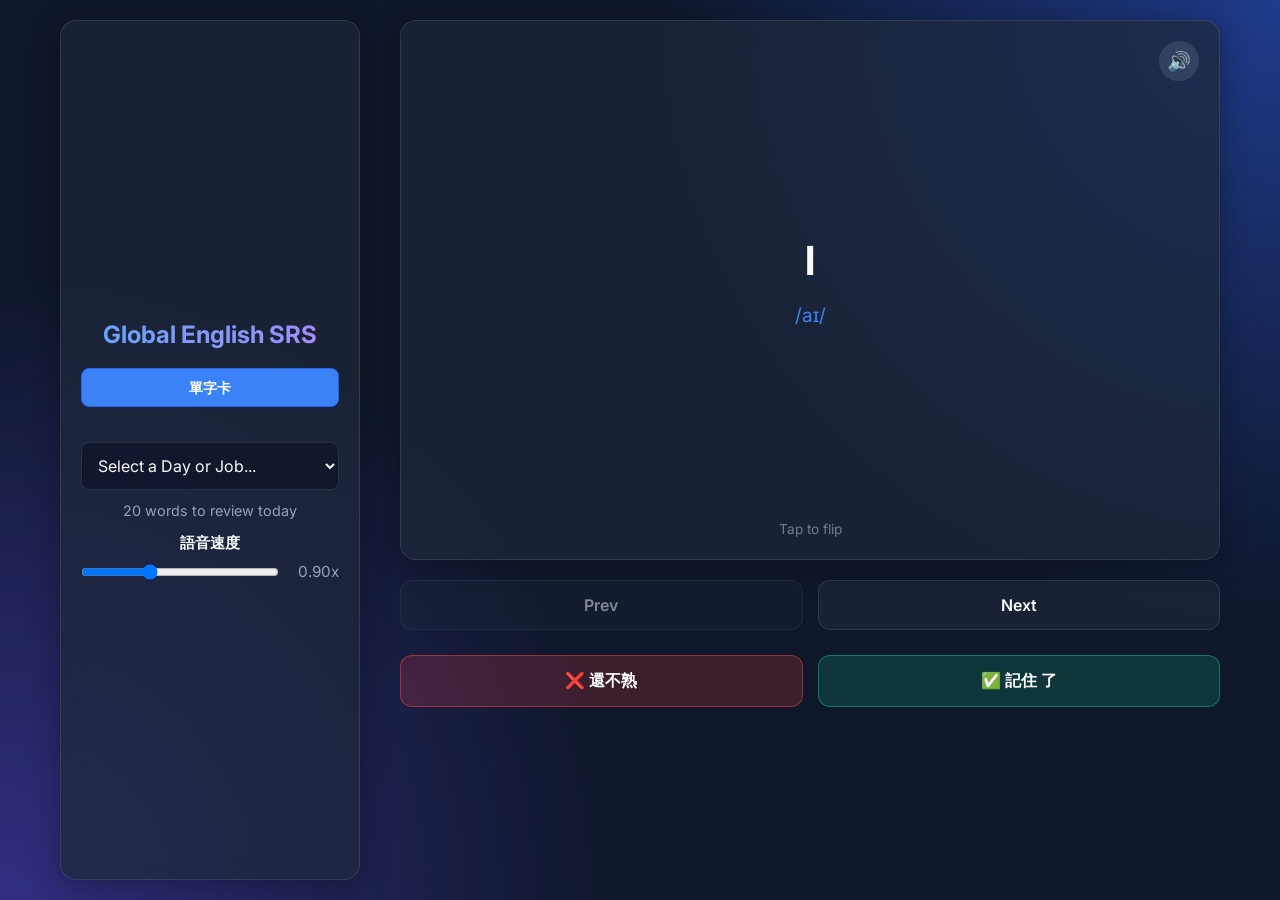
<file: index.html>
<!DOCTYPE html>
<html lang="zh-TW">
<head>
    <meta charset="UTF-8">
    <meta name="viewport" content="width=device-width, initial-scale=1.0">
    <title>Global English SRS Web App</title>
    <!-- Google Fonts for Modern Typography -->
    <link href="https://fonts.googleapis.com/css2?family=Inter:wght@400;500;600;700&display=swap" rel="stylesheet">
    <link rel="stylesheet" href="css/style.css">
</head>
<body>
    <div class="app-container">
        <!-- Dashboard / Day Selector -->
        <header class="dashboard glass-panel">
            <h1>Global English SRS</h1>
            <div class="module-nav">
                <a href="index.html" class="nav-btn active">單字卡</a>
                <!-- <a href="video.html" class="nav-btn">影音背誦</a> -->
            </div>
            <div class="controls mt-20">
                <select id="day-selector">
                    <!-- Populated by JS -->
                </select>
                <div class="status-summary" id="status-summary">
                    Loading...
                </div>
                <div class="speed-control">
                    <label for="speech-rate-range">語音速度</label>
                    <div class="speed-range">
                        <input id="speech-rate-range" type="range" min="0.7" max="1.3" step="0.05" value="0.9">
                        <span id="speech-rate-value">0.90x</span>
                    </div>
                </div>
            </div>
        </header>

        <!-- Main Content Wrapper for PC Split Layout -->
        <div class="main-content">
            <!-- Flashcard Area -->
            <main class="flashcard-container" id="flashcard-container" style="display: none;">
                <div class="scene scene--card">
                    <div class="card" id="flashcard">
                        
                        <!-- Front of card -->
                        <div class="card__face card__face--front glass-panel">
                            <button class="tts-btn" id="tts-front" aria-label="Play pronunciation">🔊</button>
                            <h2 class="word" id="word-front">Word</h2>
                            <p class="phonetic" id="phonetic-front">/wɜːd/</p>
                            <div class="hint-text">Tap to flip</div>
                        </div>

                        <!-- Back of card -->
                        <div class="card__face card__face--back glass-panel">
                            <button class="tts-btn" id="tts-back" aria-label="Play pronunciation">🔊</button>
                            <div class="back-content">
                                <h2 class="word" id="word-back">Word</h2>
                                <p class="meaning" id="meaning-back">翻譯</p>
                                
                                <div class="section">
                                    <h3>Example 例句</h3>
                                    <p class="example" id="example-back">Example sentence here.</p>
                                </div>
                                
                                <div class="section" id="hint-section">
                                    <h3>Hint 記憶提示</h3>
                                    <p class="hint" id="hint-back">Memory hint here.</p>
                                </div>

                                <div class="section" id="pronunciation-section">
                                    <h3>Pronunciation 發音要點</h3>
                                    <p class="pronunciation" id="pronunciation-back">Pronunciation tip here.</p>
                                </div>
                            </div>
                        </div>
                    </div>
                </div>

                <!-- Controls -->
                <div class="action-controls">
                    <!-- Navigation -->
                    <button class="btn secondary" id="prev-btn">Prev</button>
                    <button class="btn secondary" id="next-btn">Next</button>
                </div>
                
                <div class="srs-controls" id="srs-controls">
                    <!-- Status marking -->
                    <button class="btn srs-btn bad" id="mark-bad-btn">❌ 還不熟</button>
                    <button class="btn srs-btn good" id="mark-good-btn">✅ 記住 了</button>
                </div>
            </main>
            
            <!-- Empty State -->
            <div class="empty-state glass-panel" id="empty-state">
                <h2>You've finished this lesson!</h2>
                <p>Great job! Select another day to continue learning.</p>
                <button class="btn primary mt-20" id="reset-day-btn">Review Again</button>
            </div>
        </div>
    </div>

    <script src="js/storage.js"></script>
    <script src="js/tts.js"></script>
    <script src="js/app.js"></script>
</body>
</html>
</file>
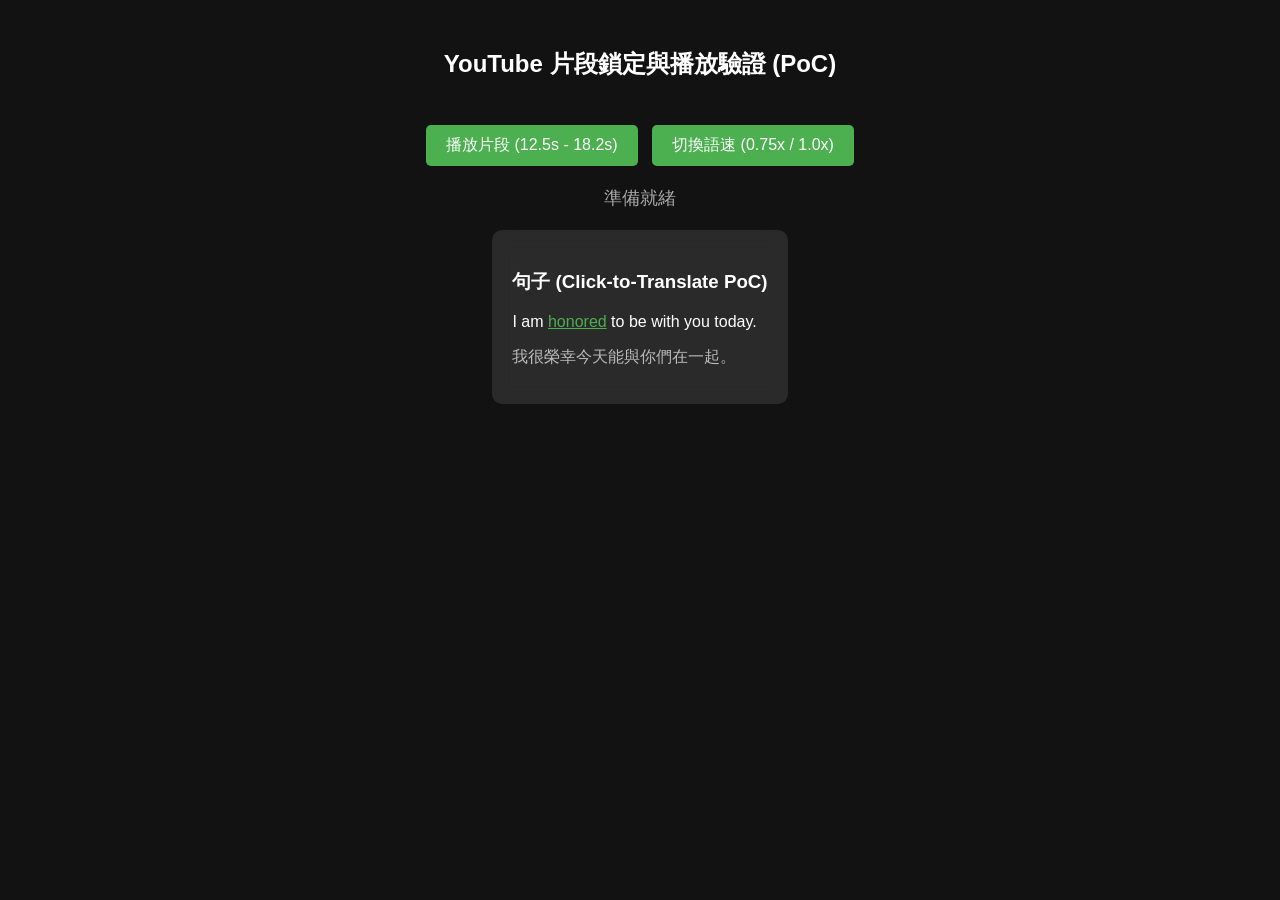
<file: poc_youtube_video.html>
<!DOCTYPE html>
<html lang="zh-TW">
<head>
    <meta charset="UTF-8">
    <meta name="viewport" content="width=device-width, initial-scale=1.0">
    <title>YouTube API Segment Playback PoC</title>
    <style>
        body { font-family: sans-serif; background: #121212; color: #fff; padding: 20px; text-align: center; }
        #player { border-radius: 10px; overflow: hidden; margin-bottom: 20px; }
        button { padding: 10px 20px; margin: 5px; cursor: pointer; background: #4CAF50; color: white; border: none; border-radius: 5px; font-size: 16px; }
        #status { margin-top: 15px; font-size: 18px; color: #aaa; }
        .card { background: rgba(255, 255, 255, 0.1); padding: 20px; border-radius: 10px; display: inline-block; text-align: left; max-width: 400px; backdrop-filter: blur(10px); }
        .clickable { color: #4CAF50; text-decoration: underline; cursor: pointer; }
    </style>
</head>
<body>

    <h2>YouTube 片段鎖定與播放驗證 (PoC)</h2>
    <div id="player"></div>
    
    <div>
        <button id="btn-play">播放片段 (12.5s - 18.2s)</button>
        <button id="btn-speed">切換語速 (0.75x / 1.0x)</button>
    </div>

    <div id="status">準備就緒</div>

    <div class="card" style="margin-top: 20px;">
        <h3>句子 (Click-to-Translate PoC)</h3>
        <!-- 模擬點擊查詞，將關鍵字用 span 包起來 -->
        <p id="sentence">I am <span class="clickable" onclick="alert('honored: 感到榮幸的 /\\ˈɑːnərd/\\')">honored</span> to be with you today.</p>
        <p style="color: #bbb;">我很榮幸今天能與你們在一起。</p>
    </div>

    <script>
        // YouTube Player API 載入
        var tag = document.createElement('script');
        tag.src = "https://www.youtube.com/iframe_api";
        var firstScriptTag = document.getElementsByTagName('script')[0];
        firstScriptTag.parentNode.insertBefore(tag, firstScriptTag);

        var player;
        var checkInterval;
        var endTime = 18.2;
        var currentRate = 1.0;

        function onYouTubeIframeAPIReady() {
            player = new YT.Player('player', {
                height: '240',
                width: '360',
                videoId: 'UF8uR6Z6KLc', // Steve Jobs speech
                playerVars: {
                    'playsinline': 1,
                    'controls': 1,
                    'rel': 0,
                    'disablekb': 1
                },
                events: {
                    'onReady': onPlayerReady
                }
            });
        }

        function onPlayerReady(event) {
            document.getElementById('btn-play').addEventListener('click', function() {
                playSegment(12.5, 18.2);
            });

            document.getElementById('btn-speed').addEventListener('click', function() {
                currentRate = currentRate === 1.0 ? 0.75 : 1.0;
                player.setPlaybackRate(currentRate);
                document.getElementById('status').innerText = `目前語速: ${currentRate}x`;
            });
        }

        function playSegment(start, end) {
            clearInterval(checkInterval);
            endTime = end;
            player.seekTo(start, true);
            player.playVideo();
            document.getElementById('status').innerText = `播放中... 目標暫停時間: ${endTime}s`;

            // 使用 setInterval 監控時間，以實現精準暫停 (MVP 可行性核心)
            checkInterval = setInterval(function() {
                if (player.getPlayerState() === YT.PlayerState.PLAYING) {
                    var currentTime = player.getCurrentTime();
                    if (currentTime >= endTime) {
                        player.pauseVideo();
                        clearInterval(checkInterval);
                        document.getElementById('status').innerText = `已在 ${currentTime.toFixed(2)}s 暫停 (Drill Mode 觸發)`;
                    }
                }
            }, 50); // 每 50ms 檢查一次
        }
    </script>
</body>
</html>
</file>
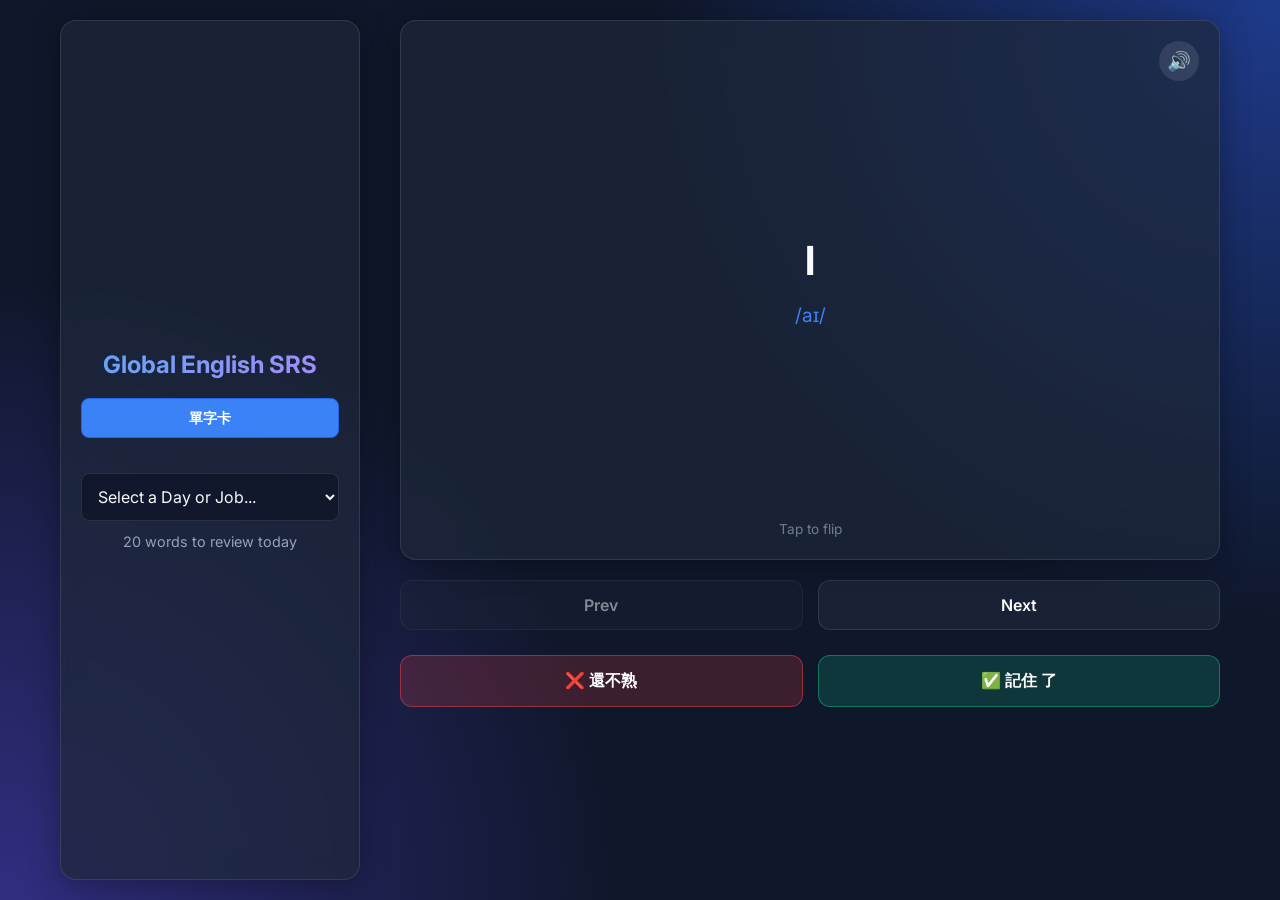
<file: tmp_index_from_server.html>
<!DOCTYPE html>
<html lang="zh-TW">
<head>
    <meta charset="UTF-8">
    <meta name="viewport" content="width=device-width, initial-scale=1.0">
    <title>Global English SRS Web App</title>
    <!-- Google Fonts for Modern Typography -->
    <link href="https://fonts.googleapis.com/css2?family=Inter:wght@400;500;600;700&display=swap" rel="stylesheet">
    <link rel="stylesheet" href="css/style.css">
</head>
<body>
    <div class="app-container">
        <!-- Dashboard / Day Selector -->
        <header class="dashboard glass-panel">
            <h1>Global English SRS</h1>
            <div class="module-nav">
                <a href="index.html" class="nav-btn active">單字卡</a>
                <!-- <a href="video.html" class="nav-btn">影音背誦</a> -->
            </div>
            <div class="controls mt-20">
                <select id="day-selector">
                    <!-- Populated by JS -->
                </select>
                <div class="status-summary" id="status-summary">
                    Loading...
                </div>
            </div>
        </header>

        <!-- Main Content Wrapper for PC Split Layout -->
        <div class="main-content">
            <!-- Flashcard Area -->
            <main class="flashcard-container" id="flashcard-container" style="display: none;">
                <div class="scene scene--card">
                    <div class="card" id="flashcard">
                        
                        <!-- Front of card -->
                        <div class="card__face card__face--front glass-panel">
                            <button class="tts-btn" id="tts-front" aria-label="Play pronunciation">🔊</button>
                            <h2 class="word" id="word-front">Word</h2>
                            <p class="phonetic" id="phonetic-front">/wɜːd/</p>
                            <div class="hint-text">Tap to flip</div>
                        </div>

                        <!-- Back of card -->
                        <div class="card__face card__face--back glass-panel">
                            <button class="tts-btn" id="tts-back" aria-label="Play pronunciation">🔊</button>
                            <div class="back-content">
                                <h2 class="word" id="word-back">Word</h2>
                                <p class="meaning" id="meaning-back">翻譯</p>
                                
                                <div class="section">
                                    <h3>Example 例句</h3>
                                    <p class="example" id="example-back">Example sentence here.</p>
                                </div>
                                
                                <div class="section" id="hint-section">
                                    <h3>Hint 記憶提示</h3>
                                    <p class="hint" id="hint-back">Memory hint here.</p>
                                </div>

                                <div class="section" id="pronunciation-section">
                                    <h3>Pronunciation 發音要點</h3>
                                    <p class="pronunciation" id="pronunciation-back">Pronunciation tip here.</p>
                                </div>
                            </div>
                        </div>
                    </div>
                </div>

                <!-- Controls -->
                <div class="action-controls">
                    <!-- Navigation -->
                    <button class="btn secondary" id="prev-btn">Prev</button>
                    <button class="btn secondary" id="next-btn">Next</button>
                </div>
                
                <div class="srs-controls" id="srs-controls">
                    <!-- Status marking -->
                    <button class="btn srs-btn bad" id="mark-bad-btn">❌ 還不熟</button>
                    <button class="btn srs-btn good" id="mark-good-btn">✅ 記住 了</button>
                </div>
            </main>
            
            <!-- Empty State -->
            <div class="empty-state glass-panel" id="empty-state">
                <h2>You've finished this lesson!</h2>
                <p>Great job! Select another day to continue learning.</p>
                <button class="btn primary mt-20" id="reset-day-btn">Review Again</button>
            </div>
        </div>
    </div>

    <script src="js/storage.js"></script>
    <script src="js/tts.js"></script>
    <script src="js/app.js"></script>
</body>
</html>
</file>
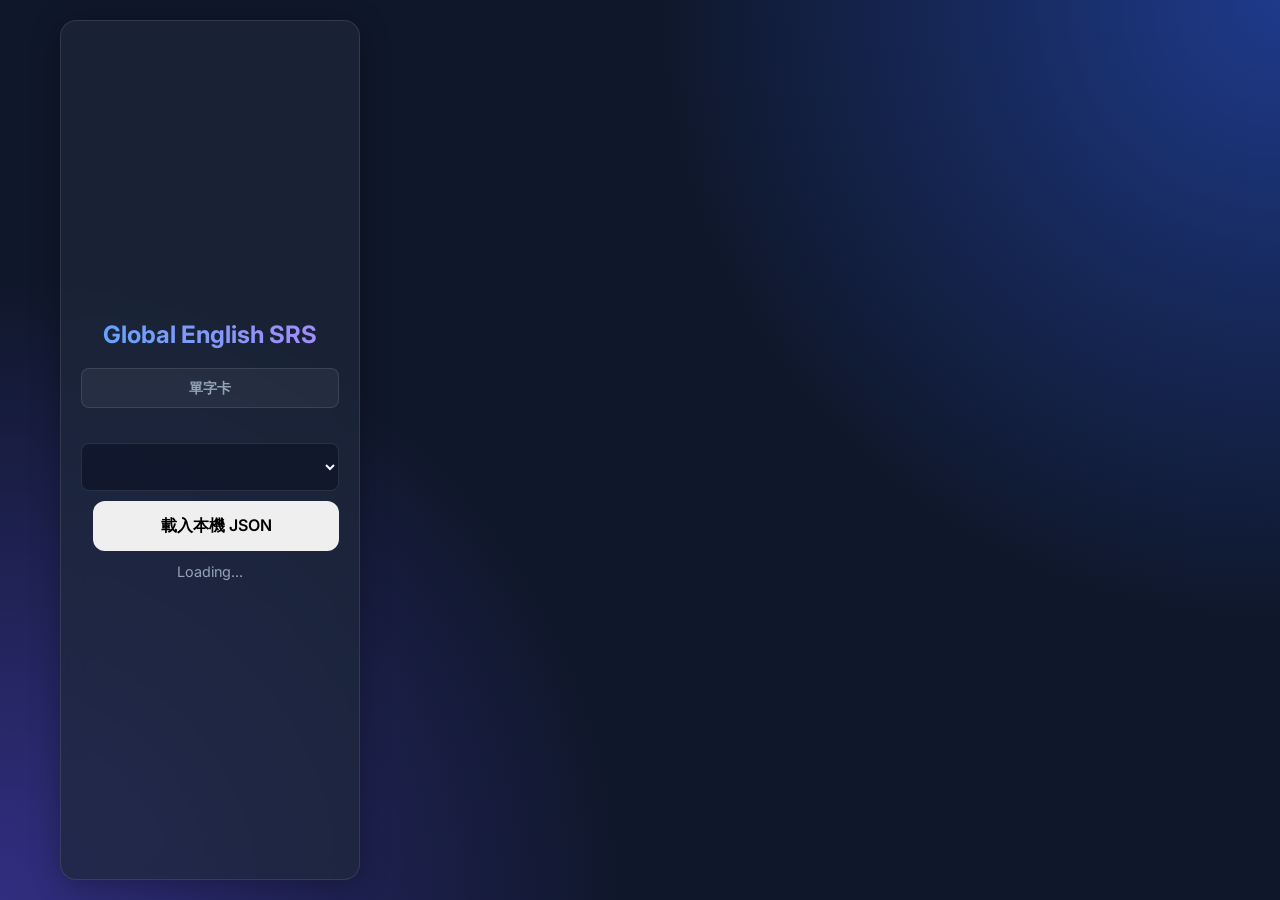
<file: video.html>
<!DOCTYPE html>
<html lang="zh-TW">
<head>
    <meta charset="UTF-8">
    <meta name="viewport" content="width=device-width, initial-scale=1.0">
    <title>Global English SRS - Video Module</title>
    <!-- Google Fonts for Modern Typography -->
    <link href="https://fonts.googleapis.com/css2?family=Inter:wght@400;500;600;700&display=swap" rel="stylesheet">
    <link rel="stylesheet" href="css/style.css">
    <!-- Inline favicon to avoid 404 requests for /favicon.ico -->
    <link rel="icon" href="data:image/svg+xml,%3Csvg xmlns='http://www.w3.org/2000/svg' viewBox='0 0 32 32'%3E%3Ccircle cx='16' cy='16' r='14' fill='%23347eff'/%3E%3Ctext x='16' y='21' font-size='14' text-anchor='middle' fill='%23fff'%3EG%3C/text%3E%3C/svg%3E">
    <style>
        /* Specific styles for video page */
        .video-container {
            width: 100%;
            padding-top: 56.25%; /* 16:9 Aspect Ratio */
            position: relative;
            border-radius: 12px;
            overflow: hidden;
            background: #000;
            margin-bottom: 20px;
            flex-shrink: 0;
            box-shadow: 0 4px 15px rgba(0, 0, 0, 0.5);
        }
        
        .video-container iframe {
            position: absolute;
            top: 0;
            left: 0;
            width: 100%;
            height: 100%;
            border: 0;
        }

        /* Adjust main content flex to accommodate video player */
        .video-main-content {
            display: flex;
            flex-direction: column;
            flex: 1;
            overflow: hidden;
        }

        .video-action-controls {
            display: flex;
            justify-content: center;
            margin-bottom: 10px;
        }

        #replay-btn {
            background: var(--accent-color);
            color: white;
            border: none;
            padding: 10px 20px;
            border-radius: 8px;
            font-weight: 600;
            cursor: pointer;
            width: 100%;
        }

        #replay-btn:hover {
            background: var(--accent-hover);
        }

        /* Video specific back card layout */
        .key-words-section {
            margin-top: 15px;
            padding-top: 15px;
            border-top: 1px solid var(--glass-border);
        }
        .key-words-list {
            list-style: none;
            padding: 0;
            margin: 0;
        }
        .key-words-list li {
            margin-bottom: 10px;
            background: rgba(0,0,0,0.2);
            padding: 10px;
            border-radius: 8px;
        }
        .kw-word { font-weight: bold; color: var(--accent-color); }
        .kw-phonetic { color: var(--text-secondary); font-size: 0.9em; margin-left: 5px; }
        .kw-meaning { display: block; margin-top: 5px; }
    </style>
</head>
<body>
    <div class="app-container">
        <!-- Dashboard / Day Selector -->
        <header class="dashboard glass-panel">
            <h1>Global English SRS</h1>
            <div class="module-nav">
                <a href="index.html" class="nav-btn">單字卡</a>
                <!-- <a href="video.html" class="nav-btn active">影音背誦</a> -->
            </div>
            <div class="controls mt-20">
                <select id="day-selector">
                    <!-- Populated by JS -->
                </select>
                <button class="btn" id="load-local-json-btn" style="margin-left:12px;">載入本機 JSON</button>
                <input type="file" id="local-json-input" accept=".json" style="display:none" />
                <div class="status-summary" id="status-summary">
                    Loading...
                </div>
            </div>
        </header>

        <!-- Main Content Wrapper -->
        <div class="video-main-content">
            
            <div class="video-container" id="video-wrapper" style="display: none;">
                <div id="youtube-player"></div>
            </div>

            <!-- Flashcard Area -->
            <main class="flashcard-container" id="flashcard-container" style="display: none;">
                <div class="scene scene--card">
                    <div class="card" id="flashcard">
                        
                        <!-- Front of card (Chinese only for active recall) -->
                        <div class="card__face card__face--front glass-panel">
                            <h2 class="word" id="chinese-front" style="font-size: 1.8rem;">中文翻譯</h2>
                            <div class="hint-text">Tap to flip</div>
                        </div>

                        <!-- Back of card (English + Key Words) -->
                        <div class="card__face card__face--back glass-panel">
                            <div class="back-content">
                                <h2 class="word" id="english-back" style="font-size: 1.5rem; margin-bottom: 20px;">English Sentence</h2>
                                
                                <div class="key-words-section">
                                    <h3>Key Words 重點單字</h3>
                                    <ul class="key-words-list" id="key-words-list">
                                        <!-- Populated by JS -->
                                    </ul>
                                </div>
                            </div>
                        </div>
                    </div>
                </div>

                <!-- Controls -->
                <div class="video-action-controls">
                    <button id="replay-btn">Replay (重播本句)</button>
                </div>
                
                <div class="srs-controls" id="srs-controls">
                    <!-- Status marking -->
                    <button class="btn srs-btn bad" id="mark-bad-btn">❌ 不熟</button>
                    <button class="btn srs-btn good" id="mark-good-btn">✅ 熟練</button>
                </div>
            </main>
            
            <!-- Empty State -->
            <div class="empty-state glass-panel" id="empty-state" style="display: none;">
                <h2>You've finished this video lesson!</h2>
                <p>Great job! Select another day to continue learning.</p>
                <button class="btn primary mt-20" id="reset-day-btn">Review Again</button>
            </div>

            <!-- Start State -->
            <div class="empty-state glass-panel" id="start-state" style="display: none;">
                <h2>Ready for Video Lesson</h2>
                <p>點擊下方按鈕開始播放。</p>
                <button class="btn primary mt-20" id="start-video-btn">▶️ 開始播放 (Start)</button>
            </div>
        </div>
    </div>

    <!-- YouTube IFrame API -->
    <script src="https://www.youtube.com/iframe_api"></script>
    <script src="js/storage.js"></script>
    <script src="js/video.js"></script>
</body>
</html>
</file>
<file: css/style.css>
/* Global Styles & Variables */
:root {
    --bg-color: #0f172a;
    --text-primary: #f8fafc;
    --text-secondary: #94a3b8;
    --accent-color: #3b82f6;
    --accent-hover: #2563eb;
    --glass-bg: rgba(30, 41, 59, 0.7);
    --glass-border: rgba(255, 255, 255, 0.1);
    --danger: #ef4444;
    --success: #10b981;
}

* {
    box-sizing: border-box;
    margin: 0;
    padding: 0;
}

body {
    font-family: 'Inter', -apple-system, BlinkMacSystemFont, "Segoe UI", Roboto, Helvetica, Arial, sans-serif;
    background-color: var(--bg-color);
    background-image: radial-gradient(circle at top right, #1e3a8a 0%, transparent 40%),
                      radial-gradient(circle at bottom left, #312e81 0%, transparent 40%);
    background-attachment: fixed;
    color: var(--text-primary);
    /* Mobile-first: allow the page to scroll while keeping minimum full viewport height */
    min-height: 100dvh;
    overflow: auto;
    display: flex;
    justify-content: center;
    line-height: 1.5;
}

/* Prevent iOS Safari font inflation which can shrink Chinese text */
html {
    -webkit-text-size-adjust: 100%;
    -ms-text-size-adjust: 100%;
    -webkit-font-smoothing: antialiased;
    -moz-osx-font-smoothing: grayscale;
    /* Set a stable base font size to avoid unexpected scaling on iOS */
    font-size: 16px;
}

.app-container {
    width: 100%;
    max-width: 1200px;
    min-height: 100vh; /* allow page to grow and be scrollable */
    padding: 20px;
    display: flex;
    flex-direction: column;
    gap: 20px;
}

/* Glassmorphism Utilities */
.glass-panel {
    background: var(--glass-bg);
    backdrop-filter: blur(12px);
    -webkit-backdrop-filter: blur(12px);
    border: 1px solid var(--glass-border);
    border-radius: 16px;
    box-shadow: 0 4px 30px rgba(0, 0, 0, 0.3);
}

/* Dashboard Header */
.dashboard {
    padding: 20px;
    text-align: center;
    flex-shrink: 0;
}

.dashboard h1 {
    font-size: 1.5rem;
    font-weight: 700;
    margin-bottom: 15px;
    background: linear-gradient(90deg, #60a5fa, #a78bfa);
    -webkit-background-clip: text;
    -webkit-text-fill-color: transparent;
}

.module-nav {
    display: flex;
    gap: 10px;
    margin-bottom: 15px;
}

.nav-btn {
    flex: 1;
    padding: 8px;
    text-decoration: none;
    color: var(--text-secondary);
    background: rgba(255, 255, 255, 0.05);
    border: 1px solid var(--glass-border);
    border-radius: 8px;
    font-size: 0.9rem;
    font-weight: 600;
    transition: all 0.2s;
}

.nav-btn:hover {
    background: rgba(255, 255, 255, 0.1);
}

.nav-btn.active {
    color: #fff;
    background: var(--accent-color);
    border-color: var(--accent-hover);
}

.controls {
    display: flex;
    flex-direction: column;
    gap: 10px;
}

.speed-control {
    display: flex;
    flex-direction: column;
    gap: 6px;
    color: var(--text-primary);
    font-size: 0.95rem;
}

.speed-control label {
    font-weight: 600;
}

.speed-range {
    display: flex;
    align-items: center;
    gap: 10px;
}

.speed-range input[type="range"] {
    width: 100%;
}

.speed-range span {
    min-width: 50px;
    text-align: right;
    color: var(--text-secondary);
}

select {
    width: 100%;
    padding: 12px;
    border-radius: 8px;
    background: rgba(15, 23, 42, 0.8);
    color: var(--text-primary);
    border: 1px solid var(--glass-border);
    font-size: 1rem;
    font-family: 'Inter', sans-serif;
    cursor: pointer;
    outline: none;
}

select:focus {
    border-color: var(--accent-color);
}

.status-summary {
    font-size: 0.9rem;
    color: var(--text-secondary);
}

/* Main Content Wrapper */
.main-content {
    flex: 1;
    display: flex;
    flex-direction: column;
    overflow: visible; /* allow page scrolling; card internals still handle their own scrolling */
}

/* Flashcard Area */
.flashcard-container {
    display: flex;
    flex-direction: column;
    gap: 20px;
    flex: 1;
    overflow: visible;
}

.scene {
    width: 100%;
    flex: none; /* don't force scene to stretch full viewport height */
    perspective: 1000px;
}

.card {
    width: 100%;
    height: auto; /* let card grow with content */
    min-height: 60vh; /* keep large card feel on desktop while allowing page scroll */
    position: relative;
    transition: transform 0.6s;
    transform-style: preserve-3d;
    cursor: pointer;
}

.card.is-flipped {
    transform: rotateY(180deg);
}

.card__face {
    position: absolute;
    width: 100%;
    height: 100%;
    -webkit-backface-visibility: hidden;
    backface-visibility: hidden;
    display: flex;
    flex-direction: column;
    justify-content: center;
    align-items: center;
    padding: 30px;
    text-align: center;
    overflow-y: auto; /* Allow internal scrolling if content is long */
    -webkit-overflow-scrolling: touch; /* smooth native scrolling on iOS */
    touch-action: pan-y; /* allow vertical touch scrolling */
    max-height: 70vh; /* Prevent card face from growing too tall */
}

.card__face--back {
    transform: rotateY(180deg);
    justify-content: flex-start;
}

/* Card Content */
.word {
    font-size: 2.5rem;
    font-weight: 700;
    margin-bottom: 10px;
    color: var(--text-primary);
}

.phonetic {
    font-size: 1.2rem;
    color: var(--accent-color);
    margin-bottom: 20px;
}

.hint-text {
    font-size: 0.85rem;
    color: var(--text-secondary);
    position: absolute;
    bottom: 20px;
    opacity: 0.7;
}

.tts-btn {
    position: absolute;
    top: 20px;
    right: 20px;
    background: rgba(255, 255, 255, 0.1);
    border: none;
    border-radius: 50%;
    width: 40px;
    height: 40px;
    font-size: 1.2rem;
    cursor: pointer;
    display: flex;
    justify-content: center;
    align-items: center;
    transition: background 0.3s;
}

.tts-btn:hover {
    background: rgba(255, 255, 255, 0.2);
}

.back-content {
    width: 100%;
    text-align: left;
    margin-top: 40px;

    /* Limit height of the back content and allow scrolling when it's long */
    max-height: 350px;
    overflow-y: auto;
    -webkit-overflow-scrolling: touch; /* enable momentum scrolling on iOS */
    touch-action: pan-y;
}

.back-content .word {
    font-size: 1.8rem;
    margin-bottom: 5px;
}

.back-content .meaning {
    font-size: 1.2rem;
    font-weight: 600;
    color: var(--accent-color);
    margin-bottom: 20px;
}

.section {
    margin-bottom: 15px;
    padding-top: 15px;
    border-top: 1px solid var(--glass-border);
}

.section h3 {
    font-size: 0.8rem;
    text-transform: uppercase;
    letter-spacing: 1px;
    color: var(--text-secondary);
    margin-bottom: 5px;
}

.section p {
    font-size: 0.95rem;
    color: #e2e8f0;
}

/* Controls */
.action-controls, .srs-controls {
    display: flex;
    justify-content: space-between;
    gap: 15px;
    flex-shrink: 0;
}

.srs-controls {
    margin-top: 5px;
}

.btn {
    flex: 1;
    padding: 14px;
    border: none;
    border-radius: 12px;
    font-size: 1rem;
    font-weight: 600;
    font-family: 'Inter', sans-serif;
    cursor: pointer;
    transition: all 0.2s;
}

.btn.secondary {
    background: var(--glass-bg);
    color: var(--text-primary);
    border: 1px solid var(--glass-border);
}

.btn.secondary:hover {
    background: rgba(255, 255, 255, 0.1);
}

.btn.primary {
    background: var(--accent-color);
    color: #fff;
}

.btn.primary:hover {
    background: var(--accent-hover);
}

.srs-btn {
    color: #fff;
}

.srs-btn.bad {
    background: rgba(239, 68, 68, 0.2);
    border: 1px solid rgba(239, 68, 68, 0.5);
}

.srs-btn.bad:hover {
    background: rgba(239, 68, 68, 0.4);
}

.srs-btn.good {
    background: rgba(16, 185, 129, 0.2);
    border: 1px solid rgba(16, 185, 129, 0.5);
}

.srs-btn.good:hover {
    background: rgba(16, 185, 129, 0.4);
}

/* Empty State */
.empty-state {
    display: none;
    text-align: center;
    padding: 40px 20px;
    flex-direction: column;
    align-items: center;
    justify-content: center;
    height: 100%;
}

.empty-state h2 {
    font-size: 1.5rem;
    margin-bottom: 10px;
    color: var(--success);
}

.empty-state p {
    color: var(--text-secondary);
}

.empty-state .btn {
    flex: none;
    min-width: 200px;
}

.mt-20 {
    margin-top: 20px;
}

/* Scrollbar styling */
::-webkit-scrollbar {
    width: 6px;
}
::-webkit-scrollbar-track {
    background: transparent;
}
::-webkit-scrollbar-thumb {
    background: rgba(255, 255, 255, 0.2);
    border-radius: 3px;
}

/* Tablet & PC / Split Layout overrides */
@media (min-width: 768px) {
    .app-container {
        flex-direction: row;
        align-items: stretch;
        gap: 40px;
    }

    .dashboard {
        width: 300px;
        height: 100%;
        display: flex;
        flex-direction: column;
        justify-content: center;
    }

    .main-content {
        flex: 1;
        justify-content: center;
    }
}

/* Small-screen (phones) tweaks to improve Chinese meaning readability on iPhone */
@media (max-width: 420px) {
    .back-content {
        max-height: 55vh;
        padding-right: 8px; /* avoid scrollbar overlaying text */
    }

    .back-content .word {
        font-size: 1.6rem;
    }

    /* Use px sizes on small phones to avoid iOS text-size-adjust side-effects */
    .back-content .meaning {
        font-size: 16px;
        line-height: 1.45;
    }

    .section p {
        font-size: 15px;
    }

    .word {
        font-size: 2rem;
    }

    .card__face {
        padding: 18px; /* reduce padding so text wraps better on narrow screens */
    }
}
</file>
